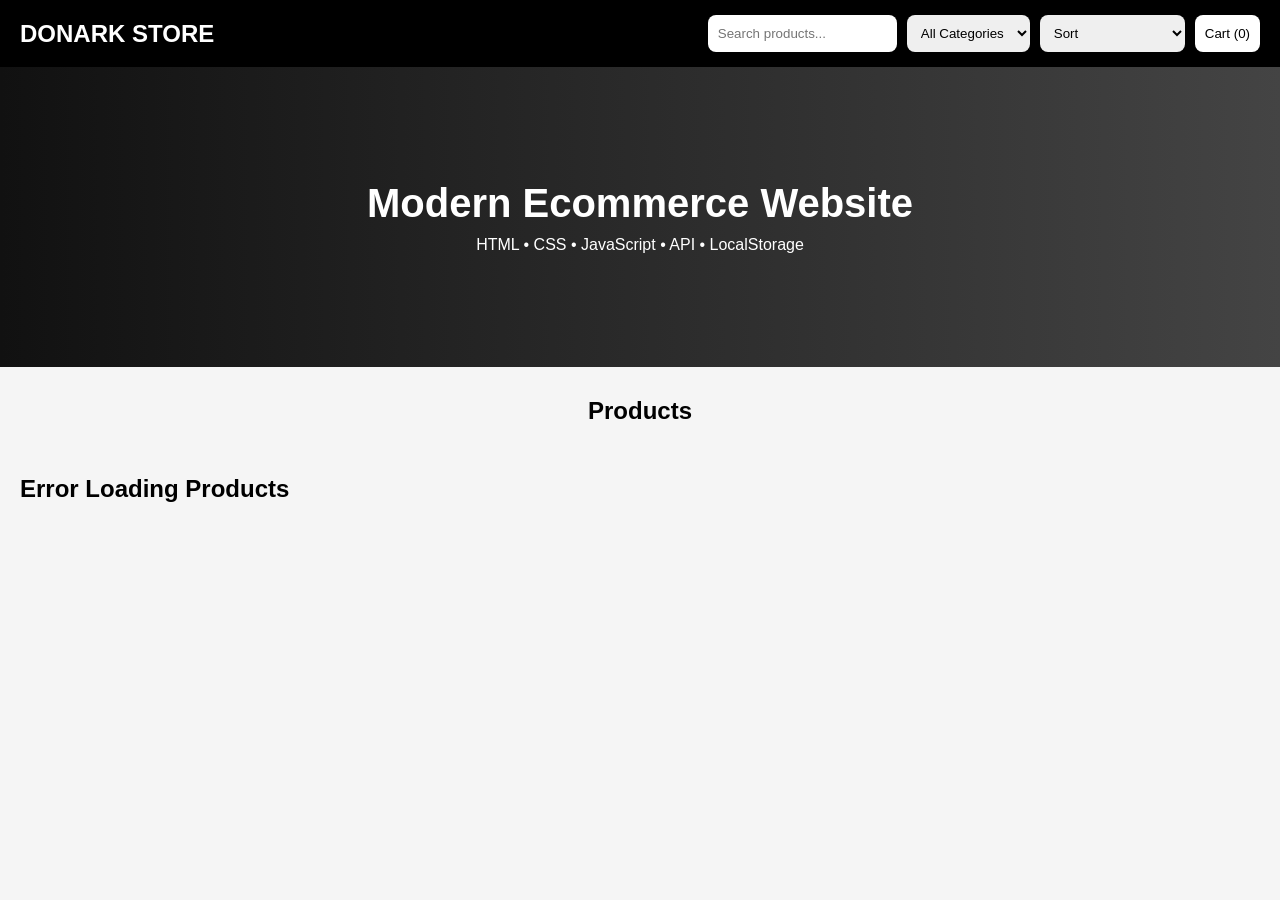
<file: index.html>
<!-- index.html -->
<!DOCTYPE html>
<html lang="en">
<head>
  <meta charset="UTF-8" />
  <meta name="viewport" content="width=device-width, initial-scale=1.0"/>
  <title>DONARK Store</title>
  <link rel="stylesheet" href="style.css">
</head>
<body>

  <!-- NAVBAR -->
  <nav class="navbar">
    <h1>DONARK STORE</h1>

    <div class="nav-right">
      <input type="text" id="searchInput" placeholder="Search products..." />

      <select id="categoryFilter">
        <option value="all">All Categories</option>
      </select>

      <select id="sortSelect">
        <option value="">Sort</option>
        <option value="low">Price Low to High</option>
        <option value="high">Price High to Low</option>
      </select>

      <button id="cartBtn">
        Cart (<span id="cartCount">0</span>)
      </button>
    </div>
  </nav>

  <!-- HERO -->
  <section class="hero">
    <h2>Modern Ecommerce Website</h2>
    <p>HTML • CSS • JavaScript • API • LocalStorage</p>
  </section>

  <!-- PRODUCTS -->
  <section>
    <h2 class="title">Products</h2>
    <div id="productsContainer"></div>
  </section>

  <!-- PRODUCT DETAILS MODAL -->
  <div id="productModal" class="modal hidden">
    <div class="modal-content">
      <span id="closeModal">&times;</span>

      <div id="modalData"></div>
    </div>
  </div>

  <!-- CART PAGE -->
  <div id="cartPage" class="cart-page hidden">
    <div class="cart-header">
      <h2>Shopping Cart</h2>
      <button id="closeCart">Close</button>
    </div>

    <div id="cartItems"></div>

    <h3 id="totalPrice">Total: $0</h3>

    <button class="checkout-btn">
      Checkout
    </button>
  </div>

  <script src="app.js"></script>
</body>
</html>
</file>
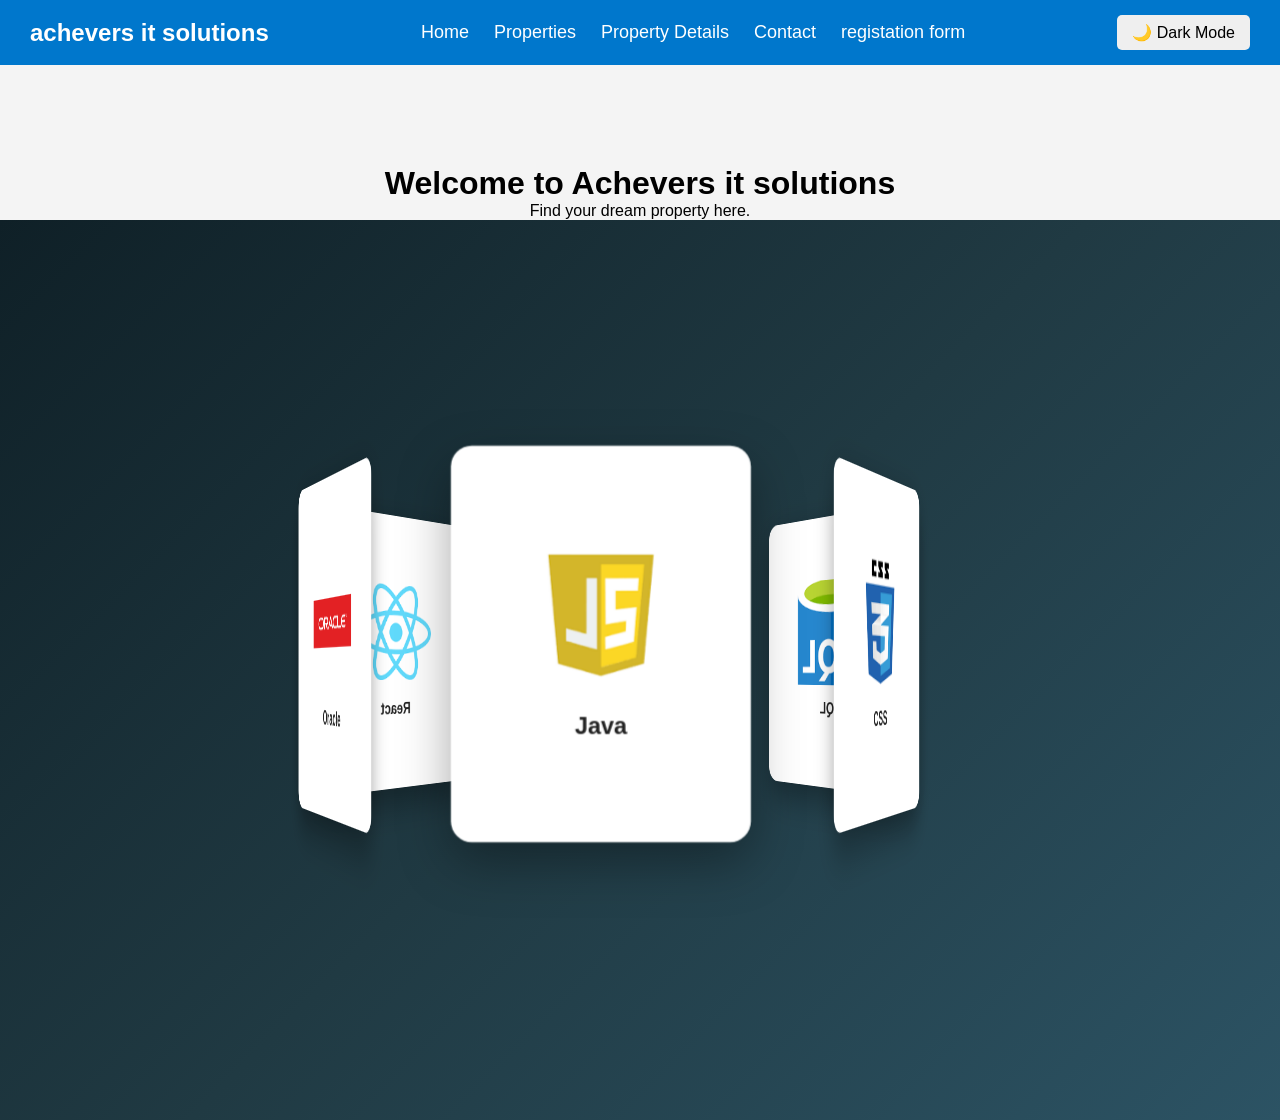
<file: darktem/index.html>
<!DOCTYPE html>
<html lang="en">
<head>
    <meta charset="UTF-8">
    <meta name="viewport" content="width=device-width, initial-scale=1.0">
    <title>Navigation Bar</title>
    <link rel="stylesheet" href="./style.css">


</head>
<body>

    <nav>
        <div class="logo">achevers it solutions</div>

        <ul class="nav-links">
            <li><a href="#">Home</a></li>
            <li><a href="#">Properties</a></li>
            <li><a href="#">Property Details</a></li>
            <li><a href="#">Contact</a></li>
            <li><a href="./login.html"> registation form</a></li>
        </ul>

        <button onclick="toggleTheme()">🌙 Dark Mode</button>
    </nav>

    <div class="content">
        <h1>Welcome to Achevers it solutions</h1>
        <p>Find your dream property here.</p>
    </div>
    <section class="ha-rotateSection">
        <div class="ha-rotateWrapper">
            <div class="ha-rotateCarousel">
                <button type="button" class="ha-rotateCard" style="transform: rotateY(0deg) translateZ(280px);">
                    <div class="ha-rotateCardInner">
                        <div class="ha-rotateImgWrap">
                            <img alt="Smart Lighting Automation" class="ha-rotateImg" src="../assets/java.png">
                        </div>
                        <h3 class="ha-rotateTitle">Java</h3>
                    </div>
                </button>
                <button type="button" class="ha-rotateCard" style="transform: rotateY(60deg) translateZ(280px);">
                    <div class="ha-rotateCardInner">
                        <div class="ha-rotateImgWrap">
                            <img alt="Intelligent Security &amp; Surveillance Systems" class="ha-rotateImg" src="../assets/css.png">
                        </div>
                        <h3 class="ha-rotateTitle">CSS</h3>
                    </div>
                </button>
                <button type="button" class="ha-rotateCard" style="transform: rotateY(120deg) translateZ(280px);">
                    <div class="ha-rotateCardInner">
                        <div class="ha-rotateImgWrap">
                            <img alt="Climate Control (Ventilation Automation)" class="ha-rotateImg" src="../assets/sql.png">
                        </div>
                        <h3 class="ha-rotateTitle">SQL</h3>
                    </div>
                </button>
                <button type="button" class="ha-rotateCard" style="transform: rotateY(180deg) translateZ(280px);">
                    <div class="ha-rotateCardInner">
                        <div class="ha-rotateImgWrap">
                            <img alt="Energy Usage Monitoring &amp; Optimization" class="ha-rotateImg" src="../assets/java.png">
                        </div>
                        <h3 class="ha-rotateTitle">Java</h3>
                    </div>
                </button>
                <button type="button" class="ha-rotateCard" style="transform: rotateY(240deg) translateZ(280px);">
                    <div class="ha-rotateCardInner">
                        <div class="ha-rotateImgWrap">
                            <img alt="Motorized Curtain &amp; Appliance Automation" class="ha-rotateImg" src="../assets/react.png">
                        </div>
                        <h3 class="ha-rotateTitle">React</h3>
                    </div>
                </button>
                <button type="button" class="ha-rotateCard" style="transform: rotateY(300deg) translateZ(280px);">
                    <div class="ha-rotateCardInner">
                        <div class="ha-rotateImgWrap">
                            <img alt="Home Theatre &amp; Entertainment Automation" class="ha-rotateImg" src="../assets/oracle.png">
                        </div>
                        <h3 class="ha-rotateTitle">Oracle</h3>
                    </div>
                </button>
            </div>
        </div>
    </section>

    <script src="./patern.js"></script>
</body>
</html>
</file>
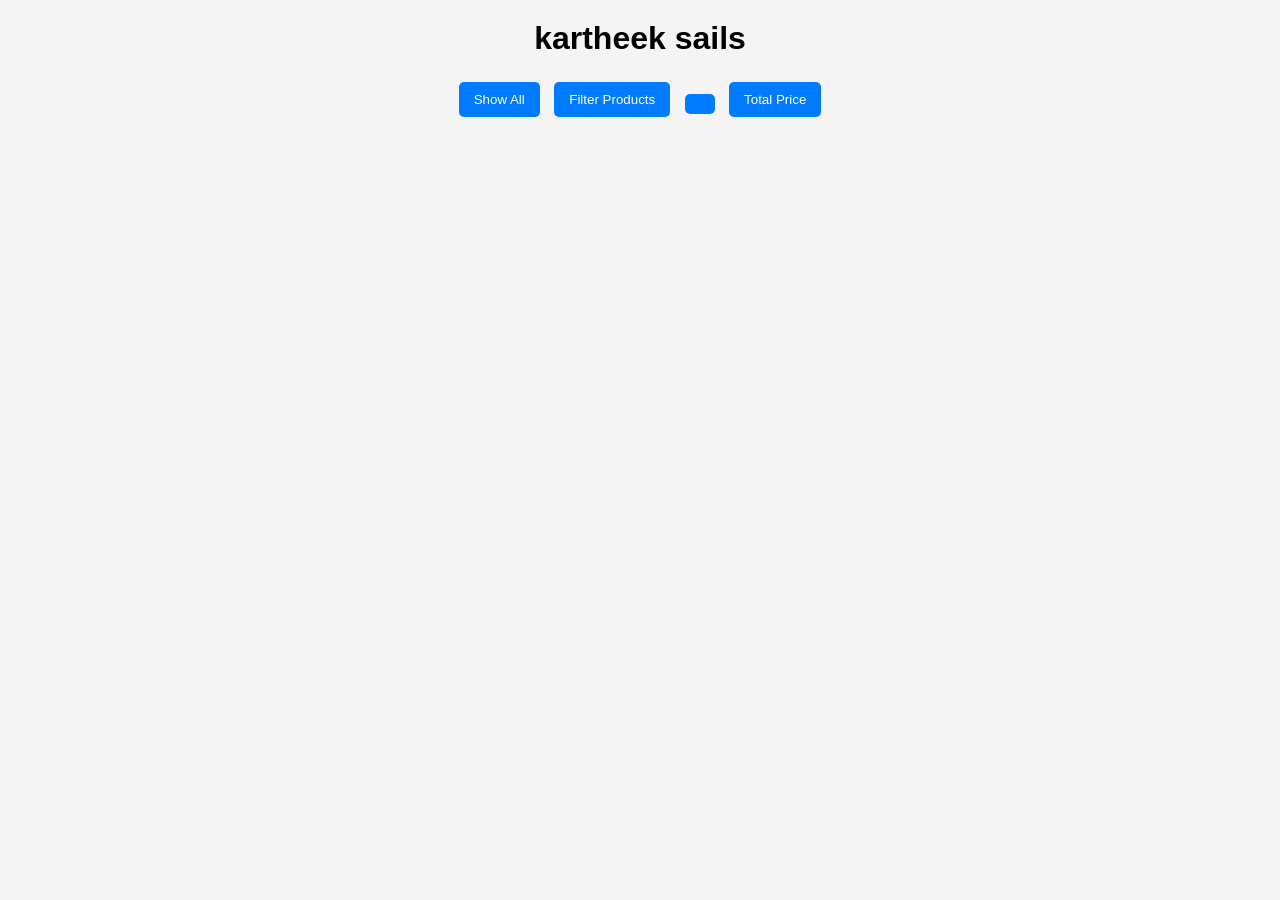
<file: darktem/array iteration/index.html>
<!DOCTYPE html>
<html lang="en">
<head>
    <meta charset="UTF-8">
    <meta name="viewport" content="width=device-width, initial-scale=1.0">
    <title>E-Commerce Array Methods</title>
    <link rel="stylesheet" href="./stile.css">
</head>
<body>

    <h1>kartheek sails</h1>

    <div class="buttons">
        <button onclick="showAll()">Show All</button>
        <button onclick="filterProducts()">Filter Products</button>
        <button onclick="findProduct()"></button>
        <button onclick="totalPrice()">Total Price</button>

    </div>

    <div id="products"></div>

    <h2 id="result"></h2>

    <script src="./ap.js"></script>

</body>
</html>
</file>
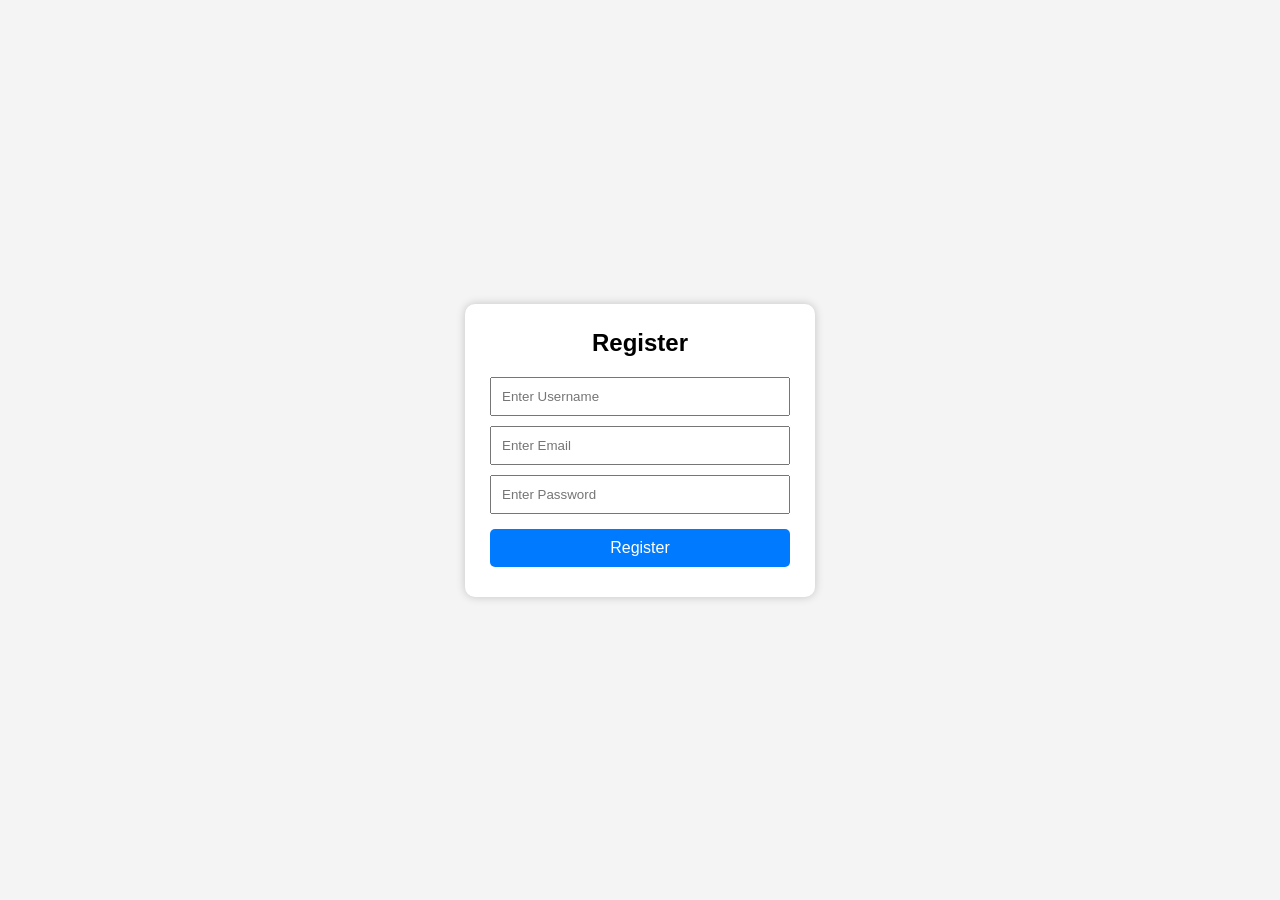
<file: darktem/login.html>
<!DOCTYPE html>
<html lang="en">
<head>
    <meta charset="UTF-8">
    <meta name="viewport" content="width=device-width, initial-scale=1.0">
    <title>Register Form</title>
    <link rel="stylesheet" href="./style.css">
</head>
<body>

    <style>
*{
    margin:0;
    padding:0;
    box-sizing:border-box;
    font-family:Arial,sans-serif;
}

body{
    background:#f4f4f4;
    display:flex;
    justify-content:center;
    align-items:center;
    height:100vh;
}

.container{
    width:350px;
    background:white;
    padding:25px;
    border-radius:10px;
    box-shadow:0 0 10px rgba(0,0,0,0.2);
}

h2{
    text-align:center;
    margin-bottom:15px;
}

input{
    width:100%;
    padding:10px;
    margin-top:5px;
}

button{
    width:100%;
    padding:10px;
    margin-top:10px;
    cursor:pointer;
    background:#007bff;
    color:white;
    border:none;
}

p{
    margin:5px 0;
    font-size:14px;
}

#successMsg{
    text-align:center;
    font-weight:bold;
}


    </style>

<div class="container">
    <form id="registerForm">
        <h2>Register</h2>

        <input type="text" id="username" placeholder="Enter Username">
        <p id="usernameMsg"></p>

        <input type="email" id="email" placeholder="Enter Email">
        <p id="emailMsg"></p>

        <input type="password" id="password" placeholder="Enter Password">
        <p id="passwordMsg"></p>

        <button type="submit">Register</button>

        <p id="successMsg"></p>
    </form>
</div>

<script src="./patern.js"></script>

</body>
</html>
</file>
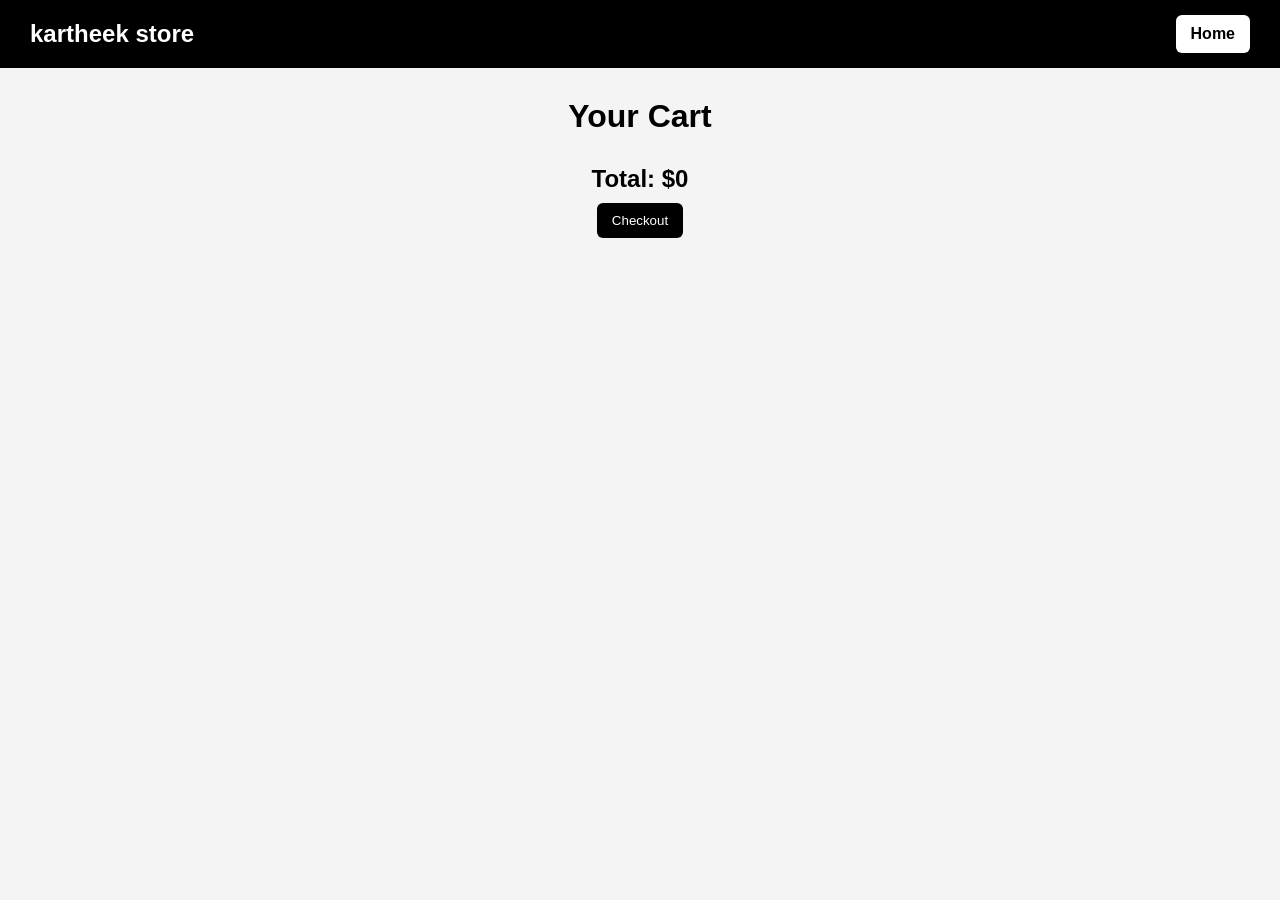
<file: ecommerse/cart.html>
<!DOCTYPE html>
<html lang="en">
<head>
  <meta charset="UTF-8">
  <meta name="viewport" content="width=device-width, initial-scale=1.0">
  <title>Cart</title>
  <link rel="stylesheet" href="styl.css">
</head>
<body>

  <nav>
    <div class="logo">kartheek store</div>
    <a href="home.html" class="cart-btn">Home</a>
  </nav>

  <h1 class="section-title">Your Cart</h1>

  <div id="cartContainer"></div>

  <div class="total-box">
    <h2>Total: $<span id="totalPrice">0</span></h2>
    <a href="checkout.html">
      <button>Checkout</button>
    </a>
  </div>

  <script src="cart.js"></script>
</body>
</html>
</file>
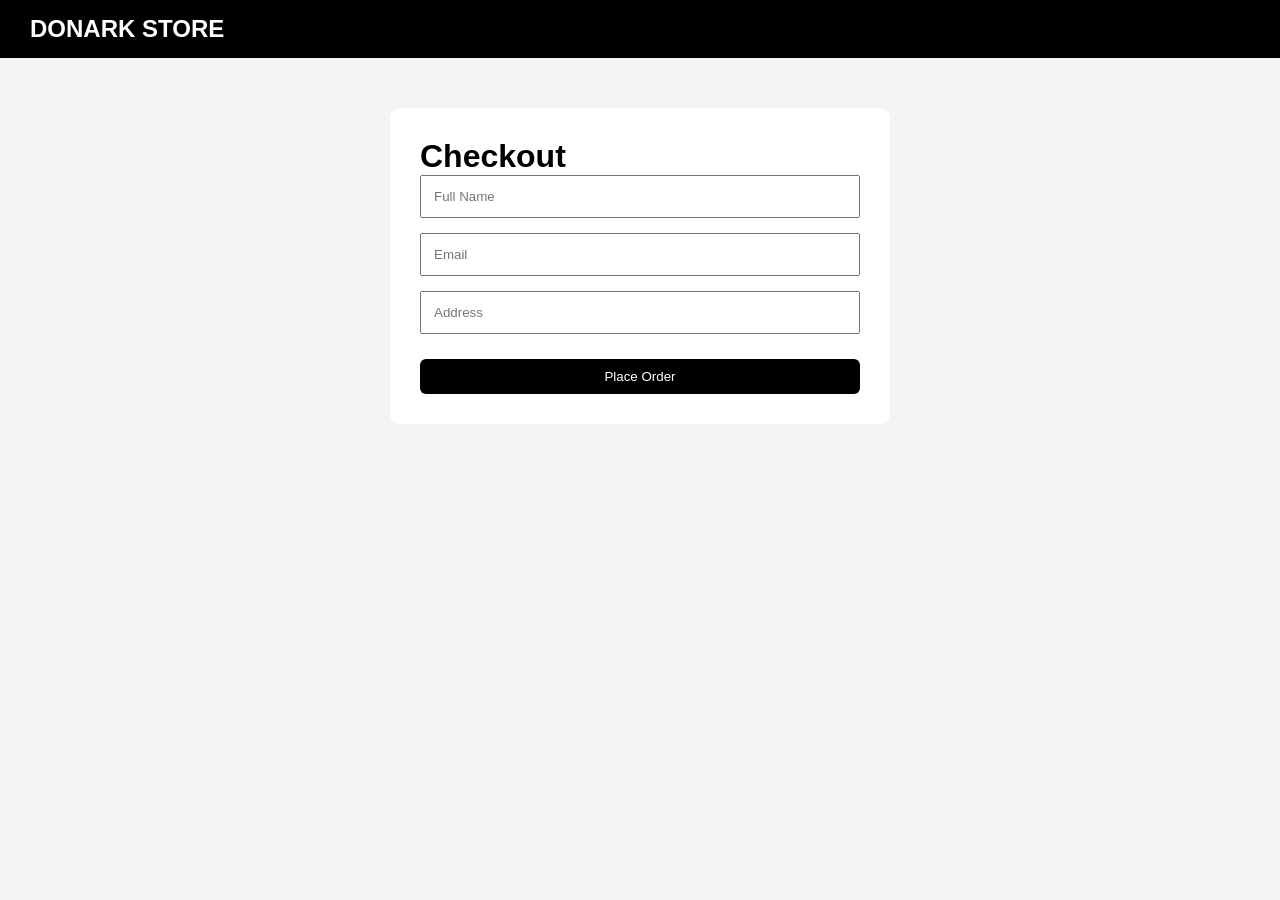
<file: ecommerse/checkout.html>
<!DOCTYPE html>
<html lang="en">
<head>
  <meta charset="UTF-8">
  <meta name="viewport" content="width=device-width, initial-scale=1.0">
  <title>Checkout</title>
  <link rel="stylesheet" href="styl.css">
</head>
<body>

  <nav>
    <div class="logo">DONARK STORE</div>
  </nav>

  <div class="checkout-box">
    <h1>Checkout</h1>

    <form id="checkoutForm">
      <input type="text" placeholder="Full Name" required>
      <input type="email" placeholder="Email" required>
      <input type="text" placeholder="Address" required>
      <button type="submit">Place Order</button>
    </form>
  </div>

  <script src="checkout.js"></script>
</body>
</html>
</file>
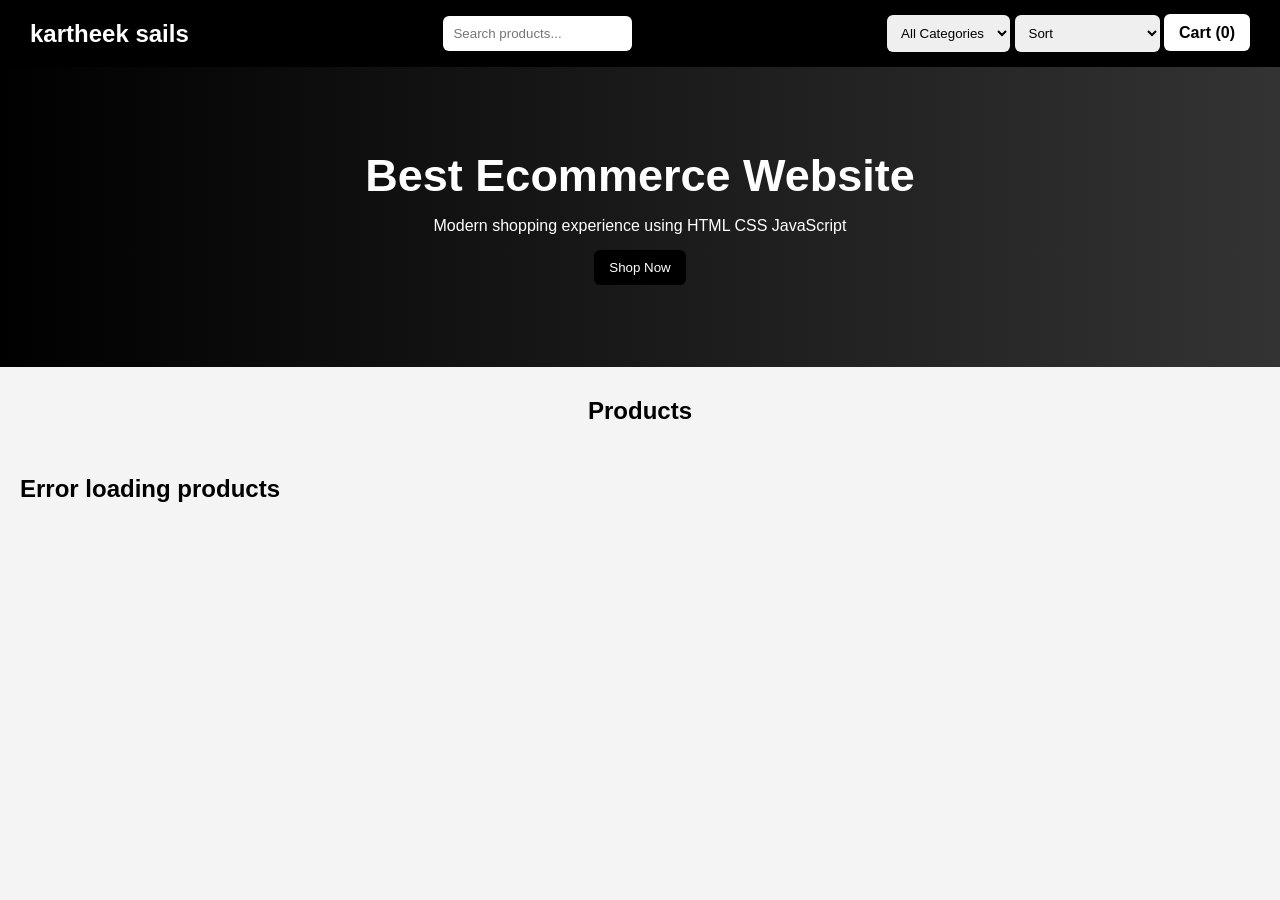
<file: ecommerse/home.html>
<!DOCTYPE html>
<html lang="en">
<head>
  <meta charset="UTF-8">
  <meta name="viewport" content="width=device-width, initial-scale=1.0">
  <title>DONARK Store</title>
  <link rel="stylesheet" href="styl.css">
</head>
<body>

  <!-- Navbar -->
  <nav>
    <div class="logo">kartheek sails</div>

    <input type="text" id="searchInput" placeholder="Search products...">

    <div>
      <select id="categoryFilter">
        <option value="all">All Categories</option>
      </select>

      <select id="sortSelect">
        <option value="default">Sort</option>
        <option value="low-high">Price Low to High</option>
        <option value="high-low">Price High to Low</option>
      </select>

      <a href="cart.html" class="cart-btn">
        Cart (<span id="cartCount">0</span>)
      </a>
    </div>
  </nav>

  <!-- Hero Section -->
  <section class="hero">
    <div>
      <h1>Best Ecommerce Website</h1>
      <p>Modern shopping experience using HTML CSS JavaScript</p>
      <button>Shop Now</button>
    </div>
  </section>

  <!-- Products -->
  <section>
    <h2 class="section-title">Products</h2>
    <div id="productsContainer"></div>
  </section>

  <script src="app.js"></script>
</body>
</html>
</file>
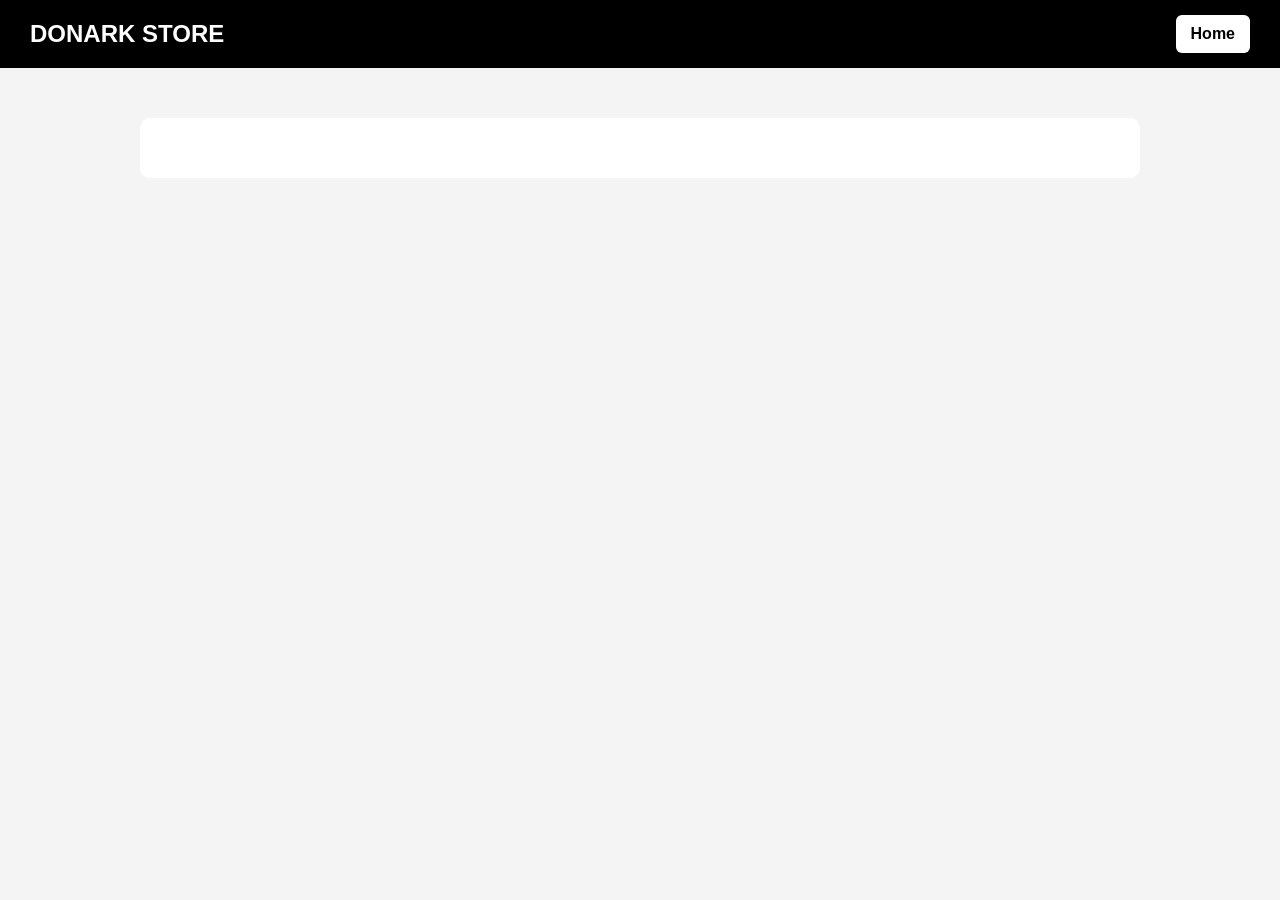
<file: ecommerse/product.html>
<!DOCTYPE html>
<html lang="en">
<head>
  <meta charset="UTF-8">
  <meta name="viewport" content="width=device-width, initial-scale=1.0">
  <title>Product Details</title>
  <link rel="stylesheet" href="styl.css">
</head>
<body>

  <nav>
    <div class="logo">DONARK STORE</div>
    <a href="home.html" class="cart-btn">Home</a>
  </nav>

  <div id="productDetails"></div>

  <script src="product.js"></script>
</body>
</html>
</file>
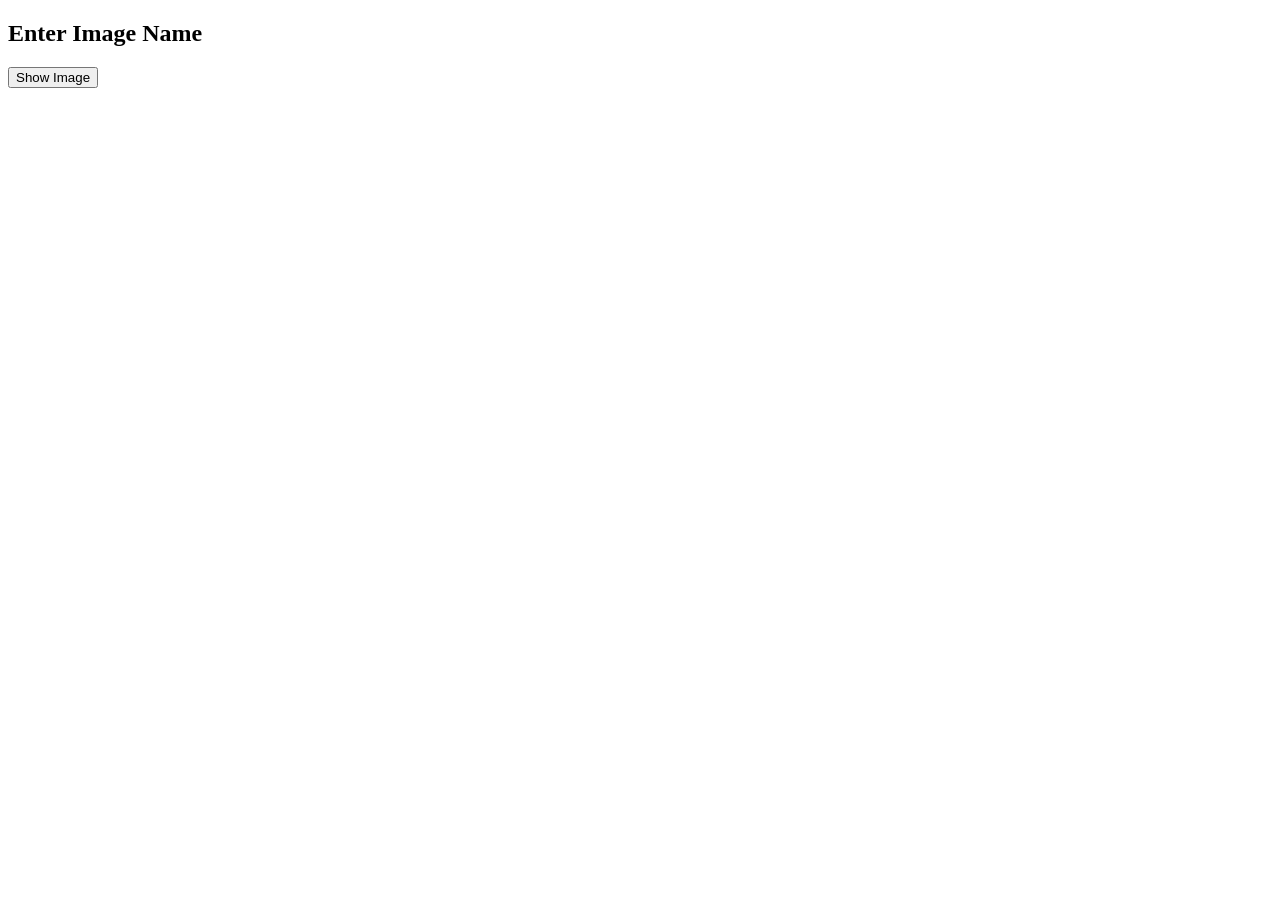
<file: imagedrag/img.html>
<!DOCTYPE html>
<html>
<head>
    <title>Image Search</title>
</head>
<body>

    <h2>Enter Image Name</h2>

    <button id="btn">Show Image</button>

    <br><br>

    <img id="imageBox" width="300" style="display:none;">

    <script src="img.js"></script>

</body>
</html>
</file>
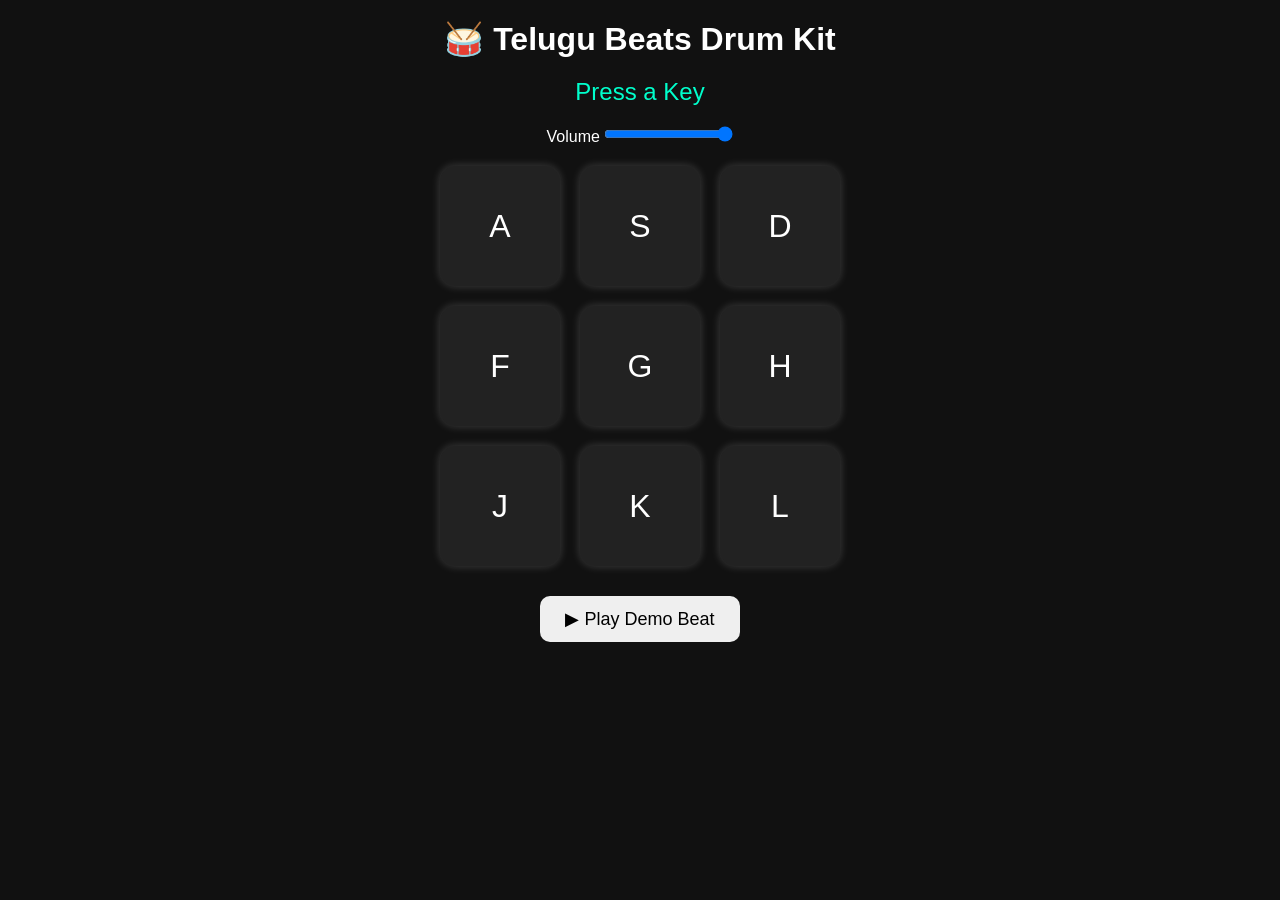
<file: darktem/drums/inde.html>
<!DOCTYPE html>
<html lang="en">
<head>
    <meta charset="UTF-8">
    <meta name="viewport" content="width=device-width, initial-scale=1.0">
    <title>Drum Kit</title>
    <link rel="stylesheet" href="./stles.css">
</head>
<body>

    <h1>🥁 Telugu Beats Drum Kit</h1>

    <div id="display">Press a Key</div>

    <div class="controls">
        <label>Volume</label>
        <input type="range" id="volume" min="0" max="1" step="0.1" value="1">
    </div>

    <div class="drum-container">
        <button class="drum" data-key="A">A</button>
        <button class="drum" data-key="S">S</button>
        <button class="drum" data-key="D">D</button>
        <button class="drum" data-key="F">F</button>
        <button class="drum" data-key="G">G</button>
        <button class="drum" data-key="H">H</button>
        <button class="drum" data-key="J">J</button>
        <button class="drum" data-key="K">K</button>
        <button class="drum" data-key="L">L</button>
    </div>

    <button id="demoBtn">▶ Play Demo Beat</button>

    <script src="./sound.js"></script>
</body>
</html>
</file>
<file: style.css>
/* style.css */

*{
  margin:0;
  padding:0;
  box-sizing:border-box;
}

body{
  font-family: Arial, sans-serif;
  background:#f5f5f5;
}

/* NAVBAR */

.navbar{
  background:black;
  color:white;
  padding:15px 20px;
  display:flex;
  justify-content:space-between;
  align-items:center;
  flex-wrap:wrap;
  gap:10px;
}

.nav-right{
  display:flex;
  gap:10px;
  flex-wrap:wrap;
}

.navbar input,
.navbar select,
.navbar button{
  padding:10px;
  border:none;
  border-radius:8px;
}

.navbar button{
  background:white;
  cursor:pointer;
}

/* HERO */

.hero{
  height:300px;
  background:linear-gradient(to right,#111,#444);
  color:white;
  display:flex;
  flex-direction:column;
  justify-content:center;
  align-items:center;
  text-align:center;
}

.hero h2{
  font-size:40px;
  margin-bottom:10px;
}

/* TITLE */

.title{
  text-align:center;
  margin:30px 0;
}

/* PRODUCTS */

#productsContainer{
  padding:20px;
  display:grid;
  grid-template-columns:repeat(auto-fit,minmax(250px,1fr));
  gap:20px;
}

.card{
  background:white;
  padding:15px;
  border-radius:12px;
  box-shadow:0 4px 10px rgba(0,0,0,0.1);
  transition:0.3s;
  text-align:center;
}

.card:hover{
  transform:translateY(-5px);
}

.card img{
  width:100%;
  height:200px;
  object-fit:contain;
}

.card h3{
  margin:10px 0;
  font-size:18px;
}

.price{
  color:green;
  font-size:20px;
  font-weight:bold;
}

.card button{
  margin-top:10px;
  padding:10px 15px;
  border:none;
  background:black;
  color:white;
  border-radius:8px;
  cursor:pointer;
}

/* MODAL */

.modal{
  position:fixed;
  top:0;
  left:0;
  width:100%;
  height:100%;
  background:rgba(0,0,0,0.7);
  display:flex;
  justify-content:center;
  align-items:center;
}

.hidden{
  display:none;
}

.modal-content{
  background:white;
  width:90%;
  max-width:700px;
  padding:20px;
  border-radius:12px;
  position:relative;
}

#closeModal{
  position:absolute;
  right:20px;
  top:10px;
  font-size:30px;
  cursor:pointer;
}

.modal-content img{
  width:200px;
  display:block;
  margin:auto;
}

/* CART */

.cart-page{
  position:fixed;
  top:0;
  right:0;
  width:400px;
  height:100%;
  background:white;
  padding:20px;
  overflow-y:auto;
  box-shadow:-4px 0 10px rgba(0,0,0,0.2);
}

.cart-header{
  display:flex;
  justify-content:space-between;
  margin-bottom:20px;
}

.cart-item{
  display:flex;
  gap:10px;
  margin-bottom:20px;
  border-bottom:1px solid #ddd;
  padding-bottom:10px;
}

.cart-item img{
  width:80px;
  height:80px;
  object-fit:contain;
}

.qty-btn{
  padding:5px 10px;
  margin:5px;
}

.remove-btn{
  background:red;
  color:white;
  border:none;
  padding:8px;
  cursor:pointer;
  border-radius:5px;
}

.checkout-btn{
  width:100%;
  padding:15px;
  background:green;
  color:white;
  border:none;
  border-radius:10px;
  cursor:pointer;
  font-size:18px;
}

/* RESPONSIVE */

@media(max-width:768px){

  .navbar{
    flex-direction:column;
    align-items:flex-start;
  }

  .hero h2{
    font-size:28px;
  }

  .cart-page{
    width:100%;
  }
}
</file>
<file: darktem/style.css>
*{
            margin:0;
            padding:0;
            box-sizing:border-box;
            font-family:Arial, sans-serif;
        }

        body{
            background:#f4f4f4;
            transition:0.4s;
        }

        /* Navbar */
        nav{
            background:#0077cc;
            padding:15px 30px;
            display:flex;
            justify-content:space-between;
            align-items:center;
        }

        .logo{
            color:white;
            font-size:24px;
            font-weight:bold;
        }

        .nav-links{
            list-style:none;
            display:flex;
            gap:25px;
        }

        .nav-links a{
            color:white;
            text-decoration:none;
            font-size:18px;
        }

        .nav-links a:hover{
            color:yellow;
        }

        button{
            padding:8px 15px;
            border:none;
            border-radius:5px;
            cursor:pointer;
            font-size:16px;
        }

        /* Dark Theme */
        .dark-mode{
            background:black;
            color:white;
        }

        .dark-mode nav{
            background:#111;
        }

        .dark-mode .nav-links a{
            color:white;
        }

        .content{
            text-align:center;
            margin-top:100px;
        }
        *{
    margin:0;
    padding:0;
    box-sizing:border-box;
    font-family:Arial, sans-serif;
}

body{
    background:#f4f4f4;
    transition:0.4s;
}

nav{
    background:#0077cc;
    padding:15px 30px;
    display:flex;
    justify-content:space-between;
    align-items:center;
}

.logo{
    color:white;
    font-size:24px;
    font-weight:bold;
}

.nav-links{
    list-style:none;
    display:flex;
    gap:25px;
}

.nav-links a{
    color:white;
    text-decoration:none;
    font-size:18px;
}

.nav-links a:hover{
    color:yellow;
}

button{
    padding:8px 15px;
    border:none;
    border-radius:5px;
    cursor:pointer;
}

.content{
    text-align:center;
    margin-top:100px;
}

.dark-mode{
    background:black;
    color:white;
}

.dark-mode nav{
    background:#111;
}

.dark-mode .nav-links a{
    color:white;
}
---------------------------------
/* Reset */
* {
    margin: 0;
    padding: 0;
    box-sizing: border-box;
}

/* Section */
.ha-rotateSection {
    width: 100%;
    min-height: 100vh;
    background: linear-gradient(135deg, #0f2027, #203a43, #2c5364);
    display: flex;
    align-items: center;
    justify-content: center;
    overflow: hidden;
}

/* Wrapper with perspective */
.ha-rotateWrapper {
    width: 100%;
    height: 450px;
    perspective: 1200px;
    display: flex;
    align-items: center;
    justify-content: center;
}

/* Carousel */
.ha-rotateCarousel {
    position: relative;
    width: 320px;
    height: 360px;
    transform-style: preserve-3d;
    animation: rotateCarousel 18s infinite linear;
}

/* Card */
.ha-rotateCard {
    position: absolute;
    width: 260px;
    height: 320px;
    border: none;
    background: transparent;
    cursor: pointer;
    transform-style: preserve-3d;
}

/* Card Inner */
.ha-rotateCardInner {
    width: 100%;
    height: 100%;
    background: #ffffff;
    border-radius: 16px;
    padding: 20px;
    box-shadow: 0 15px 40px rgba(0, 0, 0, 0.35);
    display: flex;
    flex-direction: column;
    align-items: center;
    justify-content: center;
    transition: transform 0.4s ease, box-shadow 0.4s ease;
}

/* Hover effect */
.ha-rotateCard:hover .ha-rotateCardInner {
    transform: scale(1.08);
    box-shadow: 0 20px 50px rgba(0, 0, 0, 0.45);
}

/* Image Wrapper */
.ha-rotateImgWrap {
    width: 120px;
    height: 120px;
    margin-bottom: 15px;
}

/* Image */
.ha-rotateImg {
    width: 100%;
    height: 100%;
    object-fit: contain;
}

/* Title */
.ha-rotateTitle {
    font-size: 18px;
    font-weight: 600;
    text-align: center;
    margin-bottom: 8px;
    color: #222;
}

/* Text */
.ha-rotateText {
    font-size: 14px;
    color: #666;
}

/* Animation */
@keyframes rotateCarousel {
    from {
        transform: rotateY(0deg);
    }
    to {
        transform: rotateY(360deg);
    }
}

/* Pause animation on hover */
.ha-rotateCarousel:hover {
    animation-play-state: paused;
}

/* Responsive */
@media (max-width: 768px) {
    .ha-rotateWrapper {
        height: 380px;
    }

    .ha-rotateCarousel {
        width: 260px;
        height: 300px;
    }

    .ha-rotateCard {
        width: 220px;
        height: 280px;
    }
}
</file>
<file: darktem/array iteration/stile.css>
*{
    margin:0;
    padding:0;
    box-sizing:border-box;
    font-family:Arial, sans-serif;
}

body{
    background:#f4f4f4;
    padding:20px;
}

h1{
    text-align:center;
    margin-bottom:20px;
}

.buttons{
    text-align:center;
    margin-bottom:20px;
}

button{
    padding:10px 15px;
    margin:5px;
    border:none;
    background:#007bff;
    color:white;
    border-radius:5px;
    cursor:pointer;
}

button:hover{
    background:#0056b3;
}

#products{
    display:grid;
    grid-template-columns:repeat(auto-fit,minmax(250px,1fr));
    gap:20px;
}

.card{
    background:white;
    padding:15px;
    border-radius:10px;
    box-shadow:0 0 10px rgba(0,0,0,0.1);
}

.card img{
    width:100%;
    height:200px;
    object-fit:cover;
    border-radius:10px;
}

.card h3{
    margin:10px 0;
}

.card p{
    color:green;
    font-weight:bold;
}

#result{
    text-align:center;
    margin-top:20px;
}
</file>
<file: ecommerse/styl.css>
*{
  margin:0;
  padding:0;
  box-sizing:border-box;
}

body{
  font-family:Arial, sans-serif;
  background:#f4f4f4;
}

nav{
  background:black;
  color:white;
  padding:15px 30px;
  display:flex;
  justify-content:space-between;
  align-items:center;
  flex-wrap:wrap;
  gap:10px;
}

.logo{
  font-size:24px;
  font-weight:bold;
}

nav input,
nav select{
  padding:10px;
  border:none;
  border-radius:6px;
}

.cart-btn{
  background:white;
  color:black;
  padding:10px 15px;
  border-radius:6px;
  text-decoration:none;
  font-weight:bold;
}

.hero{
  height:300px;
  display:flex;
  justify-content:center;
  align-items:center;
  text-align:center;
  background:linear-gradient(to right,#000,#333);
  color:white;
  padding:20px;
}

.hero h1{
  font-size:45px;
  margin-bottom:15px;
}

.hero button{
  margin-top:15px;
}

.section-title{
  text-align:center;
  margin:30px 0;
}

#productsContainer{
  display:grid;
  grid-template-columns:repeat(auto-fit,minmax(250px,1fr));
  gap:20px;
  padding:20px;
}

.card{
  background:white;
  border-radius:10px;
  padding:15px;
  box-shadow:0 4px 10px rgba(0,0,0,0.1);
  transition:0.3s;
}

.card:hover{
  transform:translateY(-5px);
}

.card img{
  width:100%;
  height:220px;
  object-fit:contain;
}

.card h3{
  margin:10px 0;
}

.price{
  color:green;
  font-size:22px;
  font-weight:bold;
  margin:10px 0;
}

button{
  background:black;
  color:white;
  border:none;
  padding:10px 15px;
  border-radius:6px;
  cursor:pointer;
  margin-top:10px;
}

button:hover{
  opacity:0.8;
}

#productDetails{
  max-width:1000px;
  margin:50px auto;
  background:white;
  padding:30px;
  border-radius:10px;
}

.product-detail{
  display:grid;
  grid-template-columns:1fr 1fr;
  gap:30px;
}

.product-detail img{
  width:100%;
  height:350px;
  object-fit:contain;
}

.cart-item{
  background:white;
  margin:20px;
  padding:20px;
  border-radius:10px;
  display:flex;
  gap:20px;
  align-items:center;
}

.cart-item img{
  width:120px;
  height:120px;
  object-fit:contain;
}

.total-box{
  text-align:center;
  margin:30px;
}

.checkout-box{
  max-width:500px;
  margin:50px auto;
  background:white;
  padding:30px;
  border-radius:10px;
}

.checkout-box form{
  display:flex;
  flex-direction:column;
  gap:15px;
}

.checkout-box input{
  padding:12px;
}

@media(max-width:768px){

  .product-detail{
    grid-template-columns:1fr;
  }

  nav{
    flex-direction:column;
  }

  .hero h1{
    font-size:32px;
  }

  .cart-item{
    flex-direction:column;
    text-align:center;
  }
}
</file>
<file: darktem/drums/stles.css>
*{
    margin:0;
    padding:0;
    box-sizing:border-box;
}

body{
    background:#111;
    color:white;
    font-family:Arial, sans-serif;
    text-align:center;
    min-height:100vh;
    padding:20px;
}

h1{
    margin-bottom:20px;
}

#display{
    font-size:24px;
    margin-bottom:20px;
    color:#00ffcc;
}

.controls{
    margin-bottom:20px;
}

.drum-container{
    display:grid;
    grid-template-columns:repeat(3,120px);
    gap:20px;
    justify-content:center;
    margin-bottom:30px;
}

.drum{
    width:120px;
    height:120px;
    font-size:32px;
    border:none;
    border-radius:15px;
    cursor:pointer;
    background:#222;
    color:white;
    transition:0.15s;
    box-shadow:0 0 10px rgba(255,255,255,0.2);
}

.drum:hover{
    transform:scale(1.05);
}

.drum.active{
    transform:scale(0.9);
    box-shadow:0 0 25px cyan;
}

#demoBtn{
    padding:12px 25px;
    border:none;
    border-radius:10px;
    cursor:pointer;
    font-size:18px;
}
</file>
